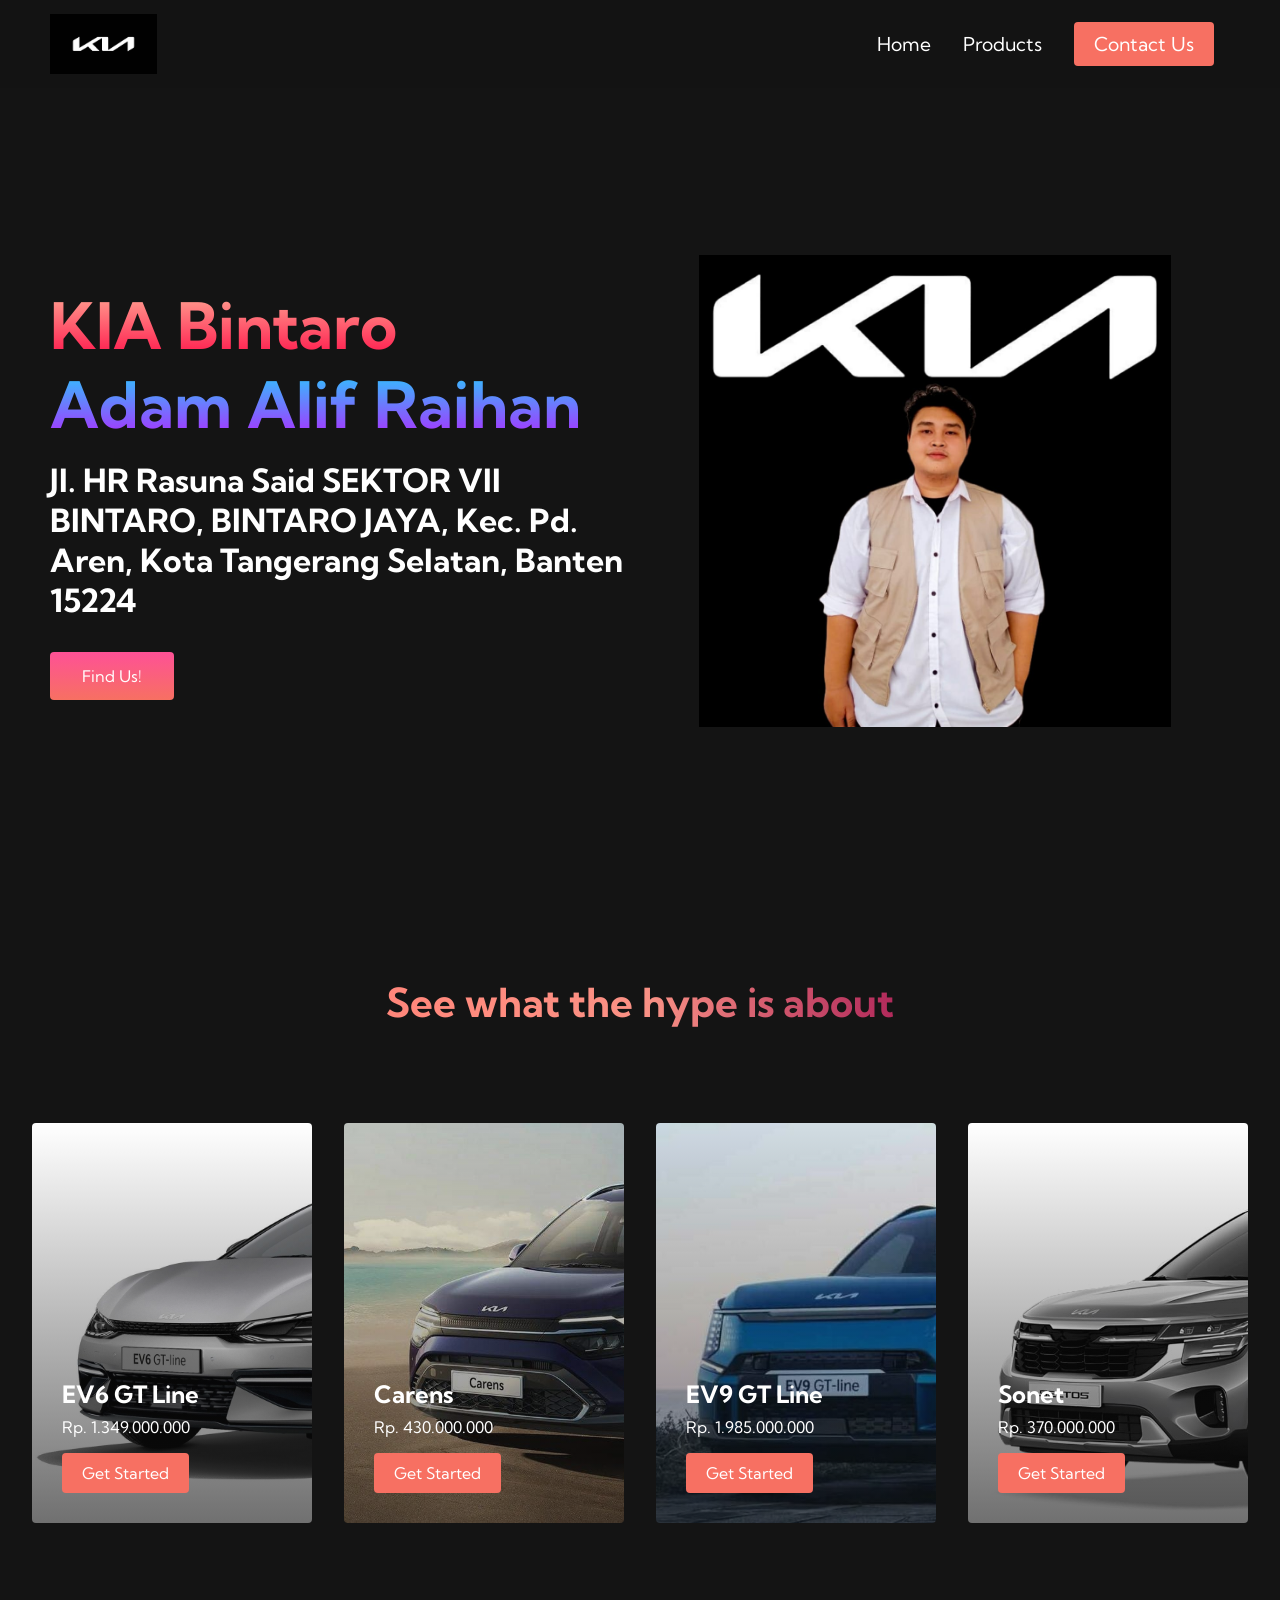
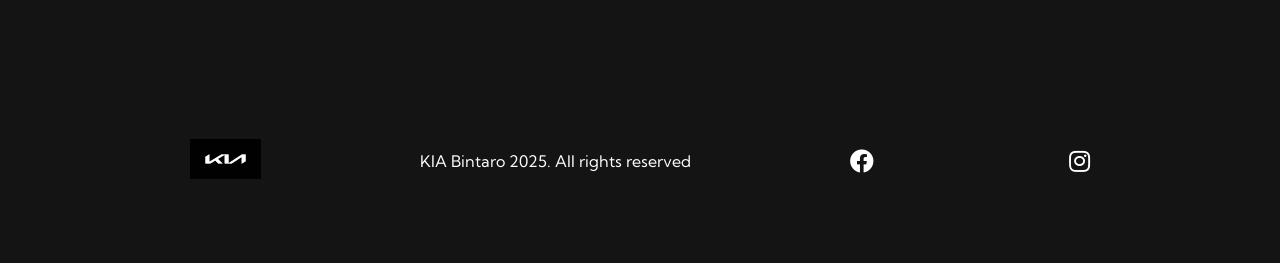
<file: index.html>
<!DOCTYPE html>
<html lang="en">
<head>
    <meta charset="UTF-8">
    <meta name="viewport" content="width=device-width, initial-scale=1.0">
    <title>KIA Bintaro</title>
    <link rel="stylesheet" href="style.css">
    <link rel="preconnect" href="https://fonts.googleapis.com">
    <link rel="stylesheet" href="https://cdnjs.cloudflare.com/ajax/libs/font-awesome/5.15.4/css/all.min.css">
    <link rel="preconnect" href="https://fonts.gstatic.com" crossorigin>
<link href="https://fonts.googleapis.com/css2?family=Kumbh+Sans:wght@100..900&display=swap" rel="stylesheet">
</head>
<body>
    <!-- Navbar Section -->
    <nav class="navbar">
        <div class="navbar__container">
            <a href="/" id="navbar__logo">
                <img src="./images/kia_logo_black-white.jpg" alt="KIA Bintaro">
            </a>
            <div class="navbar__toggle" id="mobile-menu">
                <span class="bar"></span>
                <span class="bar"></span>
                <span class="bar"></span>
            </div>
            <ul class="navbar__menu">
                <li class="navbar__item">
                    <a href="/" class="navbar__links"> Home </a>
                </li>
                <li class="navbar__item">
                    <a href="/" class="navbar__links"> Products </a>
                </li>
                <li class="navbar__btn">
                    <a href="https://wa.me/+6281311222883" class="button" target="_blank"> Contact Us</a>
                </li>
            </ul>
        </div>
    </nav>


    <!--Hero Section-->
    <div class="main">
        <div class="main__container">
            <div class="main__content">
                <h1>KIA Bintaro</h1>
                <h2>Adam Alif Raihan</h2>
                <p>Jl. HR Rasuna Said SEKTOR VII BINTARO, BINTARO JAYA, Kec. Pd. Aren, Kota Tangerang Selatan, Banten 15224</p>
                <button class="main__btn"><a href="https://www.google.com/maps/dir//Jl.+HR+Rasuna+Said+SEKTOR+VII+BINTARO,+BINTARO+JAYA,+Kec.+Pd.+Aren,+Kota+Tangerang+Selatan,+Banten+15224/@-6.2750824,106.6357885,12z/data=!4m8!4m7!1m0!1m5!1m1!1s0x2e69fb0a5370db39:0xc45f95898426722b!2m2!1d106.7181904!2d-6.2750888?entry=ttu&g_ep=EgoyMDI1MDcxNi4wIKXMDSoASAFQAw%3D%3D" target="_blank">Find Us!</a></button>
            </div>
            <div class="main__img--container">
                <img src="images/adam.jpeg" alt="pic" id="main__img">
            </div>
        </div>
    </div>
    

    <!--Services Section-->
    <div class="services">
        <h1>See what the hype is about</h1>
        <div class="services__container">
            <div class="services__card">
                <h2>EV6 GT Line</h2>
                <p>Rp. 1.349.000.000</p>
                <button>Get Started</button>
            </div>
            <div class="services__card">
                <h2>Carens</h2>
                <p>Rp. 430.000.000</p>
                <button>Get Started</button>
            </div>
            <div class="services__card">
                <h2>EV9 GT Line</h2>
                <p>Rp. 1.985.000.000</p>
                <button>Get Started</button>
            </div>
            <div class="services__card">
                <h2>Sonet</h2>
                <p>Rp. 370.000.000</p>
                <button>Get Started</button>
            </div>
        </div>
    </div>

    <!--Footer Section-->

    <div class="footer__container">
        <div class="footer__links">
            <div class="footer__links--wrap">
                <!-- Removed About Us, Services, Resources -->
            </div>
        <div class="social__media">
            <div class="social__media--wrap">
                <div class="footer__logo">
                    <a href="/">
                        <img src="./images/kia_logo_black-white.jpg" alt="KIA Bintaro" class="footer__logo--img">
                    </a>
                </div>
                <p class="website__rights">KIA Bintaro 2025. All rights reserved</p>
                <div class="social__icons">
                    <a href="https://www.facebook.com/Ryuunosuke8790" class="social__icon--link" target="_blank" rel="noopener">
                        <i class="fab fa-facebook"></i>
                    </a>
                    <a href="https://www.instagram.com/adamkia.bintaro/" class="social__icon--link" target="_blank" rel="noopener">
                        <i class="fab fa-instagram"></i>
                    </a>
                </div>
            </div>
        </div>
    </div>

    <script src="app.js"></script>
</body>
</html>
</file>
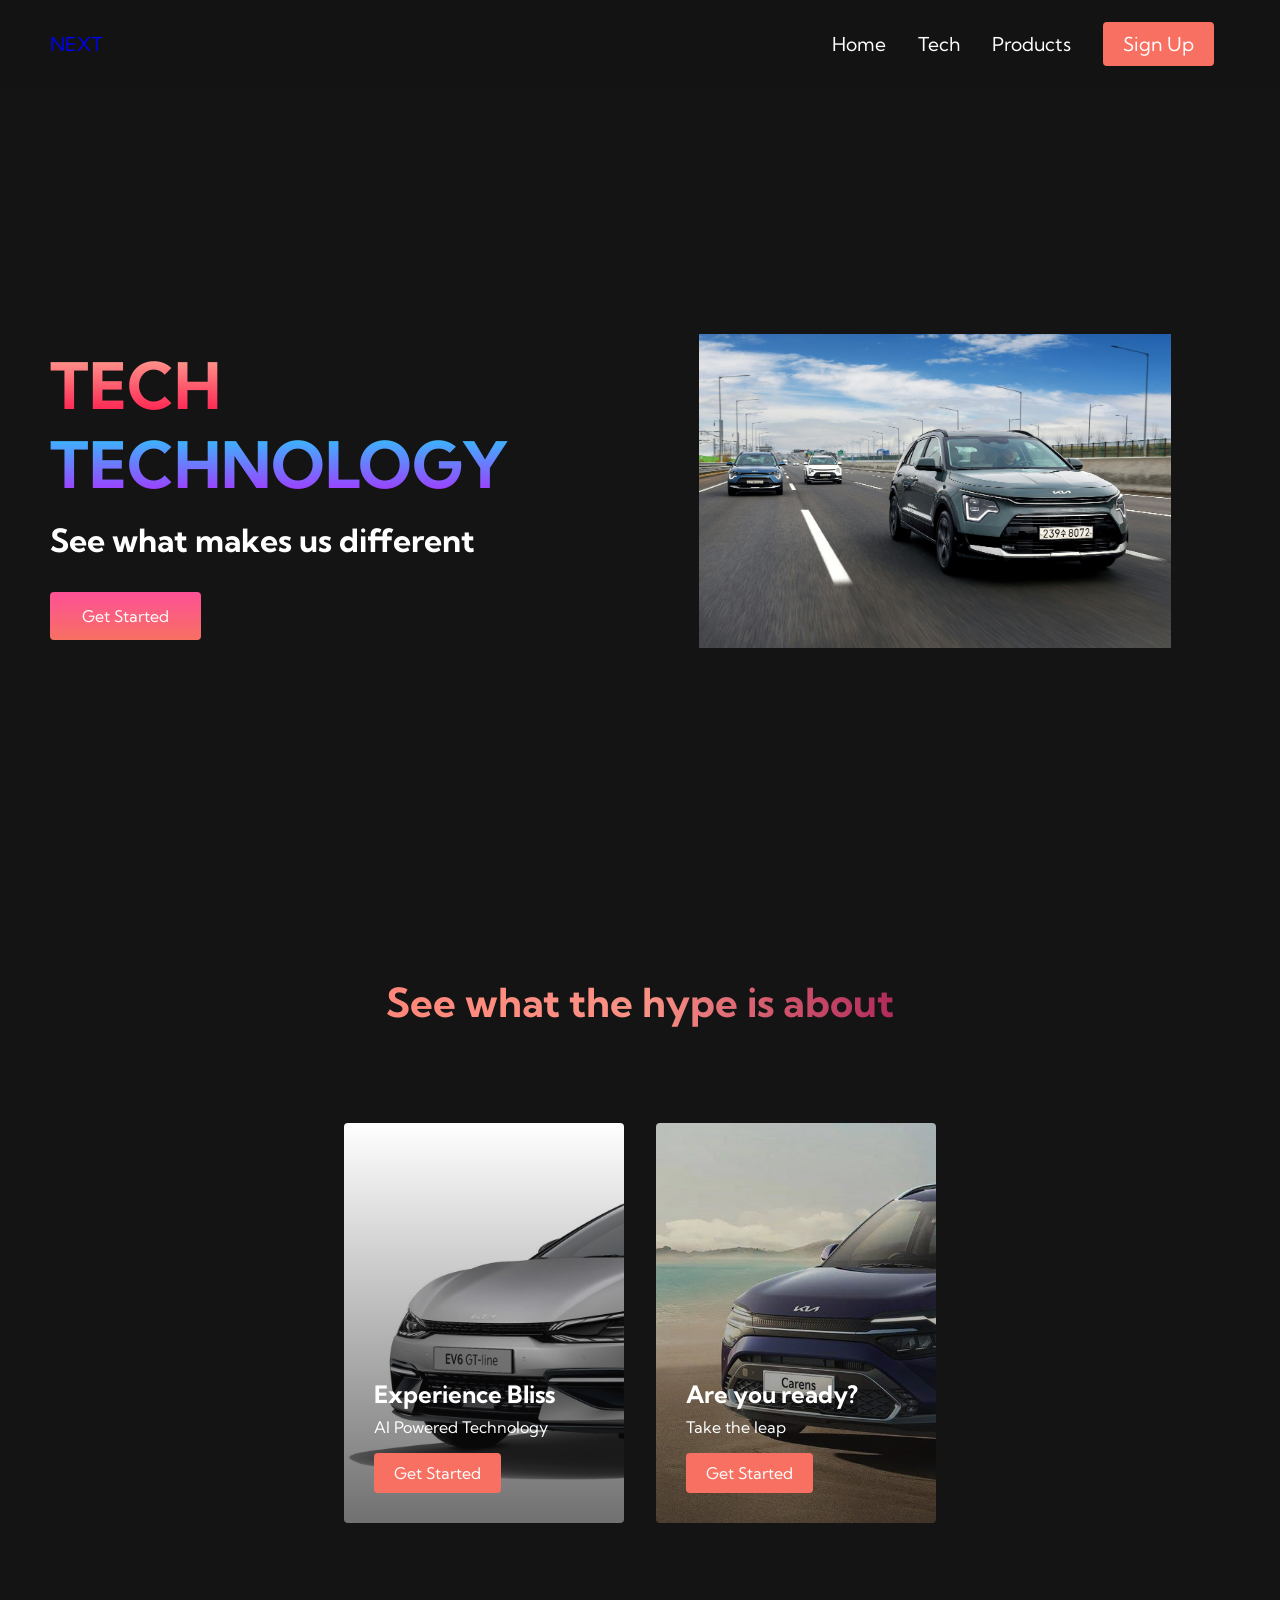
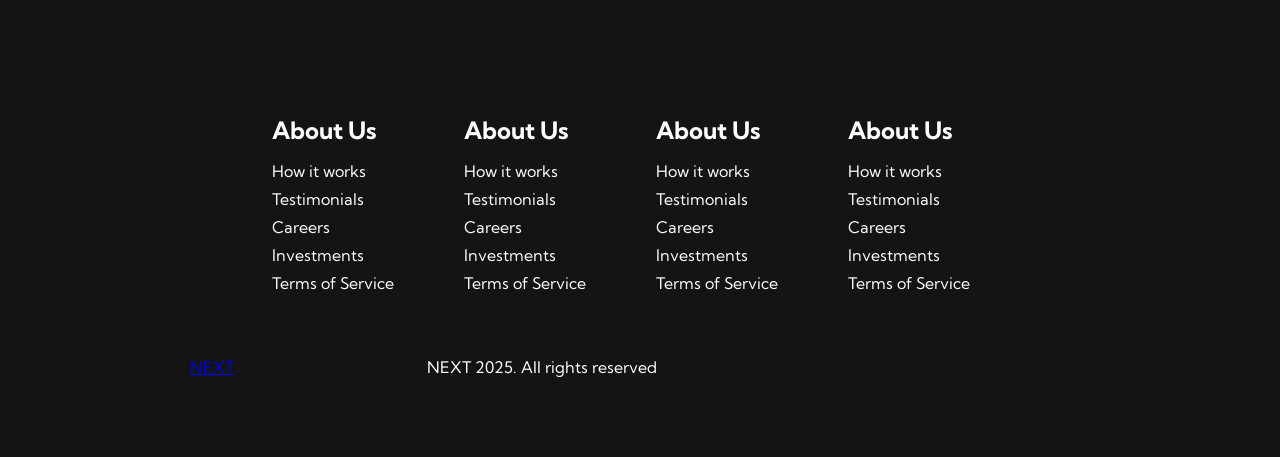
<file: tech.html>
<!DOCTYPE html>
<html lang="en">
<head>
    <meta charset="UTF-8">
    <meta name="viewport" content="width=device-width, initial-scale=1.0">
    <title>KIA Bintaro</title>
    <link rel="stylesheet" href="style.css">
    <link rel="preconnect" href="https://fonts.googleapis.com">
<link 
    rel="preconnect" href="https://fonts.gstatic.com" crossorigin>
<link 
    href="https://fonts.googleapis.com/css2?family=Kumbh+Sans:wght@100..900&display=swap" rel="stylesheet">
</head>
<body>
    <!-- Navbar Section -->
    <nav class="navbar">
        <div class="navbar__container">
            <a href="/" id="navbar__logo">NEXT</a>
            <div class="navbar__toggle" id="mobile-menu">
                <span class="bar"></span>
                <span class="bar"></span>
                <span class="bar"></span>
            </div>
            <ul class="navbar__menu">
                <li class="navbar__item">
                    <a href="/" class="navbar__links"> Home </a>
                </li>
                <li class="navbar__item">
                    <a href="/tech.html" class="navbar__links"> Tech </a>
                </li>
                <li class="navbar__item">
                    <a href="/" class="navbar__links"> Products </a>
                </li>
                <li class="navbar__btn">
                    <a href="/" class="button"> Sign Up </a>
                </li>
            </ul>
        </div>
    </nav>


    <!--Hero Section-->
    <div class="main">
        <div class="main__container">
            <div class="main__content">
                <h1>TECH</h1>
                <h2>TECHNOLOGY</h2>
                <p>See what makes us different</p>
                <button class="main__btn"><a href="/">Get Started</a></button>
            </div>
            <div class="main__img--container">
                <img src="images/kia_cars2.jpg" alt="pic" id="main__img">
            </div>
        </div>
    </div>
    

    <!--Services Section-->
    <div class="services">
        <h1>See what the hype is about</h1>
        <div class="services__container">
            <div class="services__card">
                <h2>Experience Bliss</h2>
                <p>AI Powered Technology</p>
                <button>Get Started</button>
            </div>
            <div class="services__card">
                <h2>Are you ready?</h2>
                <p>Take the leap</p>
                <button>Get Started</button>
            </div>
        </div>
    </div>

    <!--Footer Section-->

    <div class="footer__container">
        <div class="footer__links">
            <div class="footer__link--wrapper">
                <div class="footer__link--items">
                    <h2>About Us</h2>
                    <a href="/">How it works</a>
                    <a href="/">Testimonials</a>
                    <a href="/">Careers</a>
                    <a href="/">Investments</a>
                    <a href="/">Terms of Service</a>
                </div>
                <div class="footer__link--items">
                    <h2>About Us</h2>
                    <a href="/">How it works</a>
                    <a href="/">Testimonials</a>
                    <a href="/">Careers</a>
                    <a href="/">Investments</a>
                    <a href="/">Terms of Service</a>
                </div>
            </div>
            <div class="footer__link--wrapper">
                <div class="footer__link--items">
                    <h2>About Us</h2>
                    <a href="/">How it works</a>
                    <a href="/">Testimonials</a>
                    <a href="/">Careers</a>
                    <a href="/">Investments</a>
                    <a href="/">Terms of Service</a>
                </div>
                <div class="footer__link--items">
                    <h2>About Us</h2>
                    <a href="/">How it works</a>
                    <a href="/">Testimonials</a>
                    <a href="/">Careers</a>
                    <a href="/">Investments</a>
                    <a href="/">Terms of Service</a>
                </div>
            </div>
        </div>
        <div class="social__media">
            <div class="social__media--wrap">
                <div class="footer__logo">
                    <a href="/" id="footer__logo"><i class="fas faa-gem"></i>NEXT</a>
                </div>
                <p class="website__rights">NEXT 2025. All rights reserved</p>
                <div class="social__icons">
                    <a href="/" class="social__icon--link" target="_blank">
                        <i class="fab fa-facebook"></i>
                    </a>
                    <a href="/" class="social__icon--link" target="_blank">
                        <i class="fab fa-instagram"></i>
                    </a>
                    <a href="/" class="social__icon--link" target="_blank">
                        <i class="fab fa-twitter"></i>
                    </a>
                    <a href="/" class="social__icon--link" target="_blank">
                        <i class="fab fa-linkedin"></i>
                    </a>
                    <a href="/" class="social__icon--link" target="_blank">
                        <i class="fab fa-youtube"></i>
                    </a>
                </div>
            </div>
        </div>
    </div>

    <script src="app.js"></script>
</body>
</html>
</file>
<file: style.css>
* {
    box-sizing: border-box;
    margin: 0;
    padding: 0;
    font-family: 'Kumbh Sans', sans-serif;
}

.navbar {
    background: #131313;
    height: 88px;
    display: flex;
    justify-content: center;
    align-items: center;
    font-size: 1.2rem;
    position: sticky;
    top: 0;
    z-index: 999;
}

.navbar__container {
    display: flex;
    justify-content: space-between;
    height: 88px;
    z-index: 1;
    width: 100%;
    max-width: 1300px;
    margin: 0 auto;
    padding: 0 50px;

}

#navbar__logo {
    display: flex;
    align-items: center;
    text-decoration: none;
}

#navbar__logo img {
    height: 60px;
    width: auto;
}

.fa-gem {
    margin-right: 0.5rem;
}

.navbar__menu {
    display: flex;
    align-items: center;
    list-style: none;
    text-align: center;
}

.navbar__item {
    height: 80px;
}

.navbar__links {
    color: #fff;
    display: flex;
    align-items: center;
    justify-content: center;
    text-decoration: none;
    padding: 0 1rem;
    height: 100%;
}

.navbar__btn {
    display: flex;
    justify-content: center;
    align-items: center;
    padding: 0 1rem;
    width: 100%;
}

.button {
    display: flex;
    justify-content: center;
    align-items: center;
    text-decoration: none;
    padding: 10px 20px;
    height: 100%;
    width: 100%;
    border: none;
    outline: none;
    border-radius: 4px;
    background: #f77062;
    color: #fff;

}

.button:hover {
    background: #4837ff;
    transition: all 0.3s ease;
}

.navbar__links:hover {
    color: #ff0844;
    transition: all 0.3s ease;
}

@media screen and (max-width: 960px) {
    .navbar__container {
        display: flex;
        justify-content: space-between;
        height: 80px;
        z-index: 1;
        width: 100%;
        max-width: 1300px;
        padding: 0;

    }

    .navbar__menu {
        display: grid;
        grid-template-columns: auto;
        margin: 0;
        width: 100%;
        position: absolute;
        top: -1000px;
        opacity: 0;
        transition: all 0.5s ease;
        height: 50vh;
        z-index: -1;
        background: #131313;

    }

    .navbar__menu.active {
        background: #131313;
        top: 100%;
        opacity: 1;
        transition: all 0.5s ease;
        z-index: 99;
        height: 50vh;
        font-size: 1.6rem;
    }

    #navbar__logo {
        padding-left: 25px;
    }

    .navbar__toggle .bar {
        width: 25px;
        height: 3px;
        margin: 5px auto;
        transition: all 0.3s ease-in-out;
        background: #fff;
    }

    .navbar__item {
        width: 100%;

    }
    
    .navbar__links {
        text-align: center;
        padding: 2rem;
        width: 100%;
        display: table;

    }

    #mobile-menu {
        position: absolute;
        top: 20%;
        right: 5%;
        transform: translate(5%, 20%);
    }

    .navbar__btn {
        padding-bottom: 2rem;

    }

    .button {
        display: flex;
        justify-content: center;
        align-items: center;
        width: 80%;
        height: 80px;
        margin: 0;
    }

    .navbar__toggle .bar {
        display: block;
        cursor: pointer;
    }

    #mobile-menu.is-active .bar:nth-child(2) {
        opacity: 0;
    }

    #mobile-menu.is-active .bar:nth-child(1) {
        transform: translateY(8px) rotate(45deg);
    }

    #mobile-menu.is-active .bar:nth-child(3) {
        transform: translateY(-8px) rotate(-45deg);
    }
}


/* Hero Section CSS */
.main {
    background-color: #141414;
}

.main__container {
    display: grid;
    grid-template-columns: 1fr 1fr;
    align-items: center;
    justify-self: center;
    margin: 0 auto;
    height: 90vh;
    background-color: #141414;
    z-index: 1;
    width: 100%;
    max-width: 1300px;
    padding: 0 50px;

}

.main__content h1 {
    font-size: 4rem;
    background-color: #ff8177;
    background-image: linear-gradient(to top, #ff0844 0%,#ffb199 100%);
    background-size: 100%;
    -webkit-background-clip: text;
    -moz-background-clip: text;
    -webkit-text-fill-color: transparent;
    -moz-text-fill-color: transparent;


}

.main__content h2 {
    font-size: 4rem;
    background-color: #ff8177;
    background-image: linear-gradient(to top, #b721ff 0%,#21d4fd 100%);
    background-size: 100%;
    -webkit-background-clip: text;
    -moz-background-clip: text;
    -webkit-text-fill-color: transparent;
    -moz-text-fill-color: transparent;
}

.main__content p {
    margin-top: 1rem;
    font-size: 2rem;
    font-weight: 700;
    color: #fff;   
}

.main__btn {
    font-size: 1rem;
    background-image: linear-gradient(to top, #f77062 0%, #fe5196 100%);
    padding: 14px 32px;
    border: none;
    border-radius: 4px;
    color: #fff;
    margin-top: 2rem;
    cursor: pointer;
    position: relative;
    transition: all 0.35s;
    outline: none;
}

.main__btn a {
    position: relative;
    z-index: 2;
    color: #fff;
    text-decoration: none;
}

.main__btn:after {
    position: absolute;
    content: '';
    top: 0;
    left: 0;
    width: 0;
    height: 100%;
    background: #4837ff;
    transition: all 0.35s;
    border-radius: 4px;
}

.main__btn:hover {
    color: #fff;
}

.main__btn:hover:after {
    width: 100%;
}

.main__img--container {
    text-align: center;
}

#main__img {
    height: 80%;
    width: 80%;
}

/* Mobile Responsive */

@media screen and (max-width: 768px) {
    .main__container {
        display: grid;
        grid-template-columns: auto;
        align-items: center;
        justify-self: center;
        width: 100%;
        margin: 0 auto;
        height: 90vh;
    }


.main__content {
    text-align: center;
    margin-bottom: 4rem;
}

.main__content h1 {
    font-size: 2.5rem;
    margin-top: 2rem;
}

.main__content h2 {
    font-size: 3rem;
}

.main__content p {
    margin-top: 1rem;
    font-size: 1.5rem;
}

}

@media screen and (max-width: 480px) {
    .main__content h1 {
    font-size: 2rem;
    margin-top: 3rem;
}

.main__content h2 {
    font-size: 2rem;
}

.main__content p {
    margin-top: 2rem;
    font-size: 1.5rem;
}

.main__btn {
    padding: 12px 36px;
    margin: 2.5rem 0;
}
}

/* Services Section CSS */
.services {
    background: #141414;
    display: flex;
    flex-direction: column;
    align-items: center;
    height: auto;
    padding-bottom: 5rem;
}

.services h1 {
    background-color: #ff8177;
    background-image: linear-gradient(to right, #ff8177 0%, #ff867a 0%, #ff8c7f 21%, #f99185 52%, #cf556c 78%, #b12a5b 100%);
    background-size: 100%;
    margin-bottom: 5rem;
    font-size: 2.5rem;
    padding-top: 5rem;
    -webkit-background-clip: text;
    -moz-background-clip: text;
    -webkit-text-fill-color: transparent;
    -moz-text-fill-color: transparent;
}

.services__container {
    display: flex;
    justify-content: center;
    flex-wrap: wrap;
    max-width: 1300px;
    margin: 0 auto;
}

.services__card {
    margin: 1rem;
    height: 400px;
    width: 280px;
    border-radius: 4px;
    background-image: linear-gradient(to bottom, rgba(0,0,0,0) 0%, rgba(17, 17, 17, 0.6) 100%), url('/images/KIA_EV_6_GT_Line.jpeg');
    background-size: cover;
    position: relative;
    color: #fff;
    display: flex;
    flex-direction: column;
    justify-content: flex-end;
    padding: 30px;
    box-sizing: border-box;
}

.services__card:nth-child(1) {
    background-image: linear-gradient(to bottom, rgba(0,0,0,0) 0%, rgba(17, 17, 17, 0.6) 100%), url('images/KIA_EV_6_GT_Line.jpeg'); /* Placeholder for KIA1.jpg */
}
.services__card:nth-child(2) {
    background-image: linear-gradient(to bottom, rgba(0,0,0,0) 0%, rgba(17, 17, 17, 0.6) 100%), url('images/KIA_Carens.jpeg'); /* Placeholder for KIA2.jpg */
}
.services__card:nth-child(3) {
    background-image: linear-gradient(to bottom, rgba(0,0,0,0) 0%, rgba(17, 17, 17, 0.6) 100%), url('images/KIA_EV_9_GT_Line.jpeg'); /* Placeholder for KIA3.jpg */
}
.services__card:nth-child(4) {
    background-image: linear-gradient(to bottom, rgba(0,0,0,0) 0%, rgba(17, 17, 17, 0.6) 100%), url('images/KIA_Seltos.jpeg'); /* Placeholder for KIA4.jpg */
}

.services h2 {
    position: static;
    margin-bottom: 0.5rem;
    top: auto;
    left: auto;

}

.services__card p {
    position: static;
    margin-bottom: 1rem;
    top: auto;
    left: auto;
}

.services__card button {
    color: #fff;
    padding: 10px 20px;
    border: none;
    outline: none;
    border-radius: 4px;
    background: #f77062;
    position: static;
    top: auto;
    left: auto;
    font-size: 1rem;
    cursor: pointer;
    width: fit-content;

}

.services__card:hover {
    transform: scale(1.075);
    transition: 0.2s ease-in;
    cursor: pointer;
}

@media screen and (max-width: 960px) {
    .services {
        height: auto;
    }

    .services h1 {
        font-size: 2rem;
        margin-top: 6rem;
    }
}

@media screen and (max-width: 768px) {
    .services__card {
        width: calc(50% - 2rem);
        max-width: 300px;
    }
}

@media screen and (max-width: 480px) {
    .services {
        height: auto;
    }

    .services h1 {
        font-size: 1.2rem;
    }

    .services__card {
        width: 90%;
        margin: 1rem auto;
    }
}

/* Footer CSS */
.footer__container {
    background-color: #141414;
    padding: 5rem 0;
    display: flex;
    flex-direction: column;
    justify-content: center;
    align-items: center;
}

.footer__logo {
    display: flex;
    align-items: center;
    cursor: pointer;
    text-decoration: none;
}

.footer__logo--img {
    height: 40px;
    width: auto;
    max-width: 150px;
}

.footer__links {
    width: 100%;
    max-width: 1000px;
    display: flex;
    justify-content: center;
}

.footer__link--wrapper {
    display: flex;

}

.footer__link--items {
    display: flex;
    flex-direction: column;
    align-items: flex-start;
    margin: 16px;
    text-align: left;
    width: 160px;
    box-sizing: border-box;
}

.footer__link--items h2 {
    margin-bottom: 16px;
}

.footer__link--items > h2 {
    color: #fff;
}

.footer__link--items a {
    color: #fff;
    text-decoration: none;
    margin-bottom: 0.5rem;
}

.footer__link--items a:hover {
    color: #e9e9e9;
    transition: 0.3s ease-out;
}

/* Social Icons */

.social__icon--link {
    color: #fff;
    font-size: 24px;

}

.social__media {
    max-width: 1000px;
    width: 100%;
}

.social__media--wrap {
    display: flex;
    justify-content: space-between;
    align-items: center;
    width: 90%;
    max-width: 1000px;
    margin: 40px auto 0 auto;
}

.social__icons {
    display: flex;
    justify-content: space-between;
    align-items: center;
    width: 240px;
}

.social__logo {
    color: #fff;
    justify-self: flex-start;
    margin-left: 20px;
    cursor: pointer;
    text-decoration: none;
    font-size: 2rem;
    display: flex;
    align-items: center;
    margin-bottom: 16px;
}

.website__rights {
    color: #fff;
}

@media screen and (max-width: 820px) {
    .footer__links {
        padding-top: 2rem;

    }

    

    .website__rights {
        margin-bottom: 2rem;
    }

    .footer__link--wrapper {
        flex-direction: column;
    }

    .social__media--wrap {
        flex-direction: column;
    }
}

@media screen and (max-width: 480px) {
    .footer__link--items {
        margin: 0;
        padding: 10px;
        width: 100%;
    }
}
</file>
